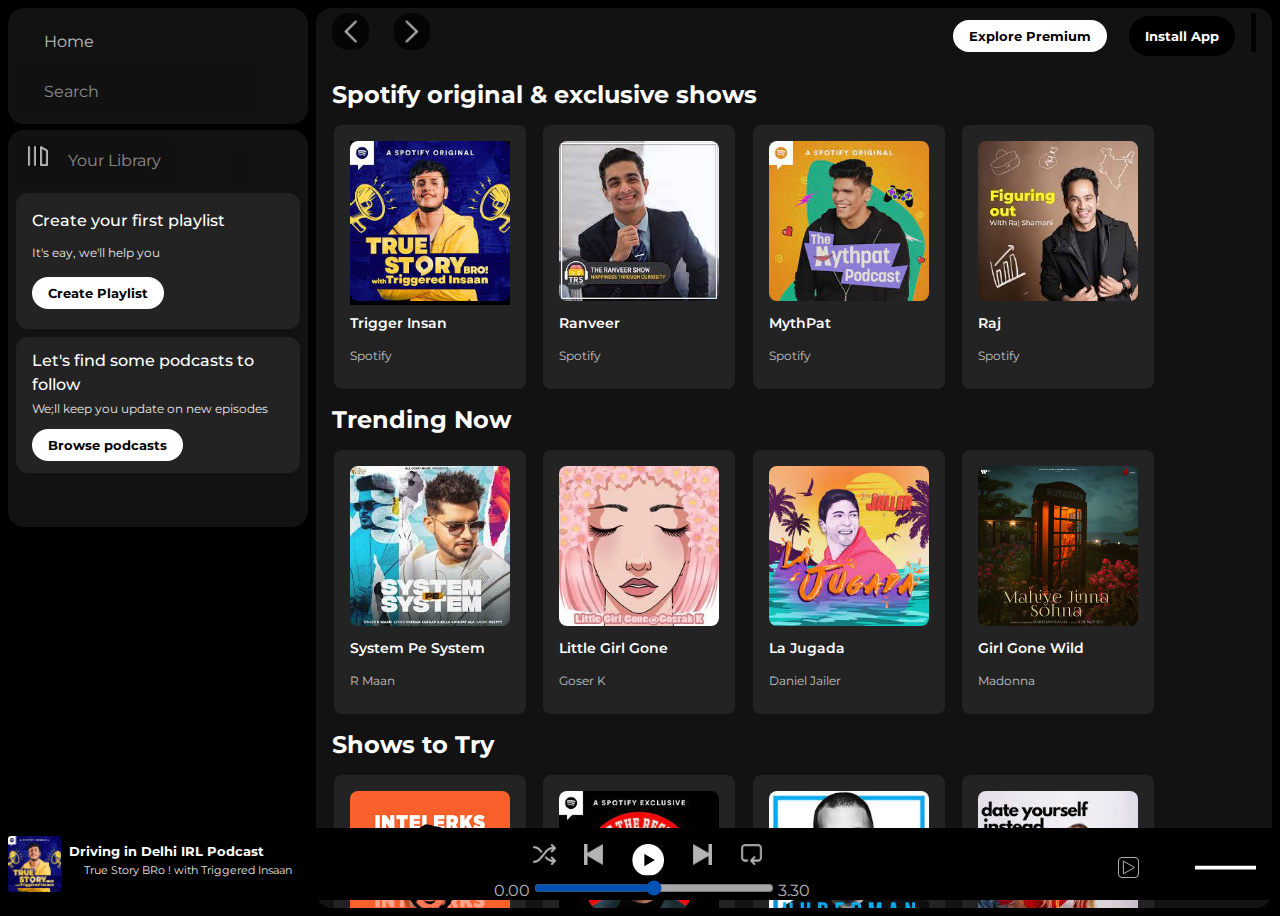
<file: index.html>
<!DOCTYPE html>
<html lang="en">
  <head>
    <meta charset="UTF-8" />
    <meta name="viewport" content="width=device-width, initial-scale=1.0" />
    <link rel="stylesheet" href="style.css" />
    <title>Spotify - Web Player : Music for everyone</title>

    <link rel="preconnect" href="https://fonts.googleapis.com" />
    <link rel="preconnect" href="https://fonts.gstatic.com" crossorigin />
    <link
      href="https://fonts.googleapis.com/css2?family=Montserrat:wght@300;400;500;600;700&display=swap"
      rel="stylesheet"
    />

    <link
      rel="stylesheet"
      href="https://cdnjs.cloudflare.com/ajax/libs/font-awesome/6.4.2/css/all.min.css"
      integrity="sha512-z3gLpd7yknf1YoNbCzqRKc4qyor8gaKU1qmn+CShxbuBusANI9QpRohGBreCFkKxLhei6S9CQXFEbbKuqLg0DA=="
      crossorigin="anonymous"
      referrerpolicy="no-referrer"
    />

    <link rel="icon"
    href="./image/logo.png" type="image/x-icon" />
    


  </head>
  <body>
    <div class="main">
      <aside>
        <div class="sidebar">
          <div class="nav">
            <div class="nav-option" style="opacity: 1">
            <i class="fa-solid fa-house" style="color: #ffffff"></i>
            <a href="index.html">Home</a>
          </div>
          <div class="nav-option">
            <i class="fa-solid fa-magnifying-glass" style="color: #ffffff"></i>
            <a href="#">Search</a>
          </div>
        </div>

        <div class="library">
          <div class="head-library">
            <div class="option nav-option">
                <img src="./image/library_icon.png" alt="" class="library_icon" />
                <a href="#">Your Library</a>
            </div>
            <div class="icon">
                <i class="fa-solid fa-plus" style="color: #eaeaeb"></i>
                <i class="fa-solid fa-arrow-right" style="color: #ffffff"></i>
            </div>
          </div>
          <div class="lib-box">
            <div class="playlist">
              <h3>Create your first playlist</h3>
              <p>It's eay, we'll help you</p>
              <button type="button" class="badge">Create Playlist</button>
            </div>

            <div class="browse">
              <h3>Let's find some podcasts to follow</h3>
              <p>We;ll keep you update on new episodes</p>
              <button type="button" class="badge">Browse podcasts</button>
            </div>
          </div>

        </div>
      </aside>

      <!-- main content  -->
      <div class="main-content">
        <nav>
            <div class="arrow">
              <img src="./image/backward_icon.png" alt="" />
              <img src="./image/forward_icon.png" alt="" class="hide" />
            </div>
            <div class="nav-icon">
              <button class="badge">Explore Premium</button>
              <button class="install">
              <i class="fa-regular fa-circle-down" style="color: #ffffff"></i>
              Install App
              </button>
              <!-- <div class="people"> -->

                <i class="fa-regular fa-user" style="color: #ffffff" ></i>
              <!-- </div> -->
            </div>
        </nav>

        <div class="cards">
            <h2>Spotify original & exclusive shows</h2>
            <div class="card-container">
                <div class="card">
                  <div class="over">
                      <img src="./image/trigger.jpeg" alt="" />
                      <!-- <i class="fa-solid fa-circle-play" style="color: #0ced84;" class="play"></i> -->
                    </div>
                    <h6>Trigger Insan</h6>
                    <p>Spotify</p>
                </div>
                <div class="card">
                    <img src="./image/ranveer.jpeg" alt="" />
                    <!-- <i class="fa-solid fa-circle-play" style="color: #0ced84;" class="play"></i> -->
                    <h6>Ranveer</h6>
                    <p>Spotify</p>
                </div>
                <div class="card">
                    <img src="./image/mythpat.jpeg" alt="" />
                    <!-- <i class="fa-solid fa-circle-play" style="color: #0ced84;" class="play"></i> -->
                    <h6>MythPat</h6>
                    <p>Spotify</p>
                </div>
                <div class="card">
                    <img src="./image/raj.jpeg" alt="" />
                    <!-- <i class="fa-solid fa-circle-play" style="color: #0ced84;" class="play"></i> -->
                    <h6>Raj</h6>
                    <p>Spotify</p>
                </div>
            </div>
        </div>

        <div class="cards">
            <h2>Trending Now</h2>
            <div class="card-container">
                <div class="card">
                    <img src="./image/system.jpeg" alt="" />
                    <!-- <i class="fa-solid fa-circle-play" style="color: #0ced84;" class="play"></i> -->
                    <h6>System Pe System</h6>
                    <p>R Maan</p>
                </div>
               <div class="card">
                   <img src="./image/girl.jpeg" alt="" />
                   <!-- <i class="fa-solid fa-circle-play" style="color: #0ced84;" class="play"></i> -->
                    <h6>Little Girl Gone</h6>
                    <p>Goser K</p>
                </div>
                <div class="card">
                    <img src="./image/jugad.jpeg" alt="" />
                    <!-- <i class="fa-solid fa-circle-play" style="color: #0ced84;" class="play"></i> -->
                    <h6>La Jugada</h6>
                    <p>Daniel Jailer</p>
                </div>
                <div class="card">
                    <img src="./image/card2img.jpeg" alt="" />
                    <!-- <i class="fa-solid fa-circle-play" style="color: #0ced84;" class="play"></i> -->
                    <h6>Girl Gone Wild</h6>
                    <p>Madonna</p>
                </div>
            </div>
        </div>

        <div class="cards">
            <h2>Shows to Try</h2>
            <div class="card-container">
                <div class="card">
                    <img src="./image/inter.png" alt="" />
                    <!-- <i class="fa-solid fa-circle-play" style="color: #0ced84;" class="play"></i> -->
                    <h6>Intelerks Podcast</h6>
                    <p>Intelerks Podcast</p>
                </div>
               <div class="card">
                   <img src="./image/off.jpeg" alt="" />
                   <!-- <i class="fa-solid fa-circle-play" style="color: #0ced84;" class="play"></i> -->
                    <h6>Off the Record with..</h6>
                    <p>DJ Akadermiks</p>
                </div>
                <div class="card">
                    <img src="./image/man.jpeg" alt="" />
                    <!-- <i class="fa-solid fa-circle-play" style="color: #0ced84;" class="play"></i> -->
                    <h6>Huberman Lab</h6>
                    <p>Scicomm Media</p>
                </div>
                <div class="card">
                    <img src="./image/date.jpeg" alt="" />
                    <!-- <i class="fa-solid fa-circle-play" style="color: #0ced84;" class="play"></i> -->
                    <h6>Date Yourself In..</h6>
                    <p>Lyss Boss</p>
                </div>
            </div>
        </div>


        <div class="cards">
            <h2>Spotify Top Songs</h2>
            <div class="card-container">
                <div class="card">
                    <img src="./image/img1.jpg" alt="" />
                    <!-- <i class="fa-solid fa-circle-play" style="color: #0ced84;" class="play"></i> -->
                    <h6>Top 50 Global</h6>
                    <p>Spotify</p>
                </div>
                <div class="card">
                    <img src="./image/card5img.jpeg" alt="" />
                    <!-- <i class="fa-solid fa-circle-play" style="color: #0ced84;" class="play"></i> -->
                    <h6>Top Songs Global</h6>
                    <p>Spotify</p>
                </div>
                <div class="card">
                    <img src="./image/card6img.jpeg" alt="" />
                    <!-- <i class="fa-solid fa-circle-play" style="color: #0ced84;" class="play"></i> -->
                    <h6>Top Songs India</h6>
                    <p>Spotify</p>
                </div>
                <div class="card">
                    <img src="./image/card7img.jpeg" alt="" />
                    <!-- <i class="fa-solid fa-circle-play" style="color: #0ced84;" class="play"></i> -->
                    <h6>Top 50 India</h6>
                    <p>Spotify</p>
                </div>
            </div>
        </div>

        
        <div class="cards">
            <h2>Try Something Else</h2>
            <div class="card-container">
                <div class="card">
                    <img src="./image/niti.jpeg" alt="" />
                    <!-- <i class="fa-solid fa-circle-play" style="color: #0ced84;" class="play"></i> -->
                    <h6>Chanakya Niti</h6>
                    <p>Kiran Chavda</p>
                </div>
               <div class="card">
                   <img src="./image/card3img.jpeg" alt="" />
                   <!-- <i class="fa-solid fa-circle-play" style="color: #0ced84;" class="play"></i> -->
                    <h6>Mere Paas Tum Ho</h6>
                    <p>Silent Ocean</p>
                </div>
                <div class="card">
                    <img src="./image/card4img.jpeg" alt="" />
                    <!-- <i class="fa-solid fa-circle-play" style="color: #0ced84;" class="play"></i> -->
                    <h6>Naa Ready</h6>
                    <p>Anirudh Ravichandar</p>
                </div>
                <div class="card">
                    <img src="./image/card2img.jpeg" alt="" />
                    <!-- <i class="fa-solid fa-circle-play" style="color: #0ced84;" class="play"></i> -->
                    <h6>Mahiye Jinna Sohna</h6>
                    <p>Darshan Raval</p>
                </div>
            </div>
        </div>
        
        <div class="link">
          <!-- <div class="link-content"> -->
            
            <div class="link1">
              <h5>Company</h5>
              <a href="#">About</a>
              <a href="#">Jobs</a>
              <a href="#">For the Record</a>
            </div>
          </div>
          <div class="link2">
            <h5>Communities</h5>
            <a href="#">For Artists</a>
            <a href="#">Advertising</a>
            <a href="#">Developer</a>
            <a href="#">Investors</a>
            <a href="#">Vendors</a>
          </div>
          <div class="link3">
            <h5>Useful links</h5>
            <a href="#">Support</a>
            <a href="#">Free Mobile App</a>
          </div>
          <!-- 
            <div class="social-icon">
              <i class="fa-brands fa-instagram" style="color: #ffffff"></i>
              <i class="fa-brands fa-twitter" style="color: #ffffff"></i>
              <i class="fa-brands fa-facebook" style="color: #ffffff"></i>
            </div>
          -->
          <hr />
          <footer>
            <div class="footer" >
              <a href="#" class="Legal">Legal</a>
              <a href="#">PrivacyCenter</a>
              <a href="#">Privacy Policy</a>
              <a href="#">Cookies</a>
              <a href="#">About Ads</a>
              <a href="#">Accessability</a>
              <p>2023 Spotify AB</p>
            </div>
          </footer>
        </div>
      </div>
      <div class="music-player">
        <div class="album">
            <img src="./image/trigger.jpeg" alt="">
            <h6>Driving in Delhi IRL Podcast</h6>
            <p>True Story BRo ! with Triggered Insaan</p>
            <i class="fa-regular fa-heart" style="color: #ffffff;"></i>
        </div>
        <div class="player">
          <div class="playericon">
            <img src="./image/player_icon1.png" alt="" />
            <img src="./image/player_icon2.png" alt="" />
            <img src="./image/player_icon3.png" alt="" class="circle"/>
            <img src="./image/player_icon4.png" alt="" />
            <img src="./image/player_icon5.png" alt="" />
          </div>
          <div class="progress-bar">
            <span class="current">0.00</span>
            <input type="range" min="0" max="100" step="1">
            <span class="fixed">3.30</span>
          </div>
        </div>
        <div class="control">
          <img src="./image/play-button.svg" alt="" class="pause">
          <i class="fa-solid fa-bars" style="color: #fafcff;"></i>
          <i class="fa-solid fa-computer" style="color: #fafafa;"></i>
          <i class="fa-solid fa-volume-high" style="color: #f9fafb;"></i>
          <img src="./image/line.svg" alt="" class="vol-line">
          <!-- <input type="range" name="" id="" class="hidden"> -->
        </div>

      </div>
    </div>
  </body>
</html>
</file>
<file: style.css>
*{
    font-family: 'Montserrat', sans-serif;
    margin: 0;
    background-color: #000;
    color: #fff;
    overflow: hidden;
}
.main{
    display: flex;
    height: 100vh;
    padding: 0.5rem;
}
aside{
     background-color: #000;
     height: 100%;
 } 
 .sidebar{
    width: 300px;
    margin-right: 0.5rem;
    border-radius: 0.3rem; /*1rem = 16px*/
}
.nav{
    background-color: #121212;
    display: flex;
    flex-direction: column;
    justify-content: center;
    height: 100px;
    padding: 0.5rem  0.5rem;
    border-radius: 1rem;
}
.nav-option{
    background-color: #121212;
    line-height: 2rem;
    opacity: 0.7;
    padding: 0.5rem 0.75rem;
    
}
.nav-option i {
    background-color: #121212;
    font-size: 1.25rem;
}
.nav-option a {
    background-color: #121212;
    font-size: 1rem;
    margin-left: 1rem;
}
.nav-option:hover{
    opacity: 1;
}
.library{
    display: flex;
    flex-direction: column;
    border-radius: 1rem;
    height: 24rem;
    margin-top: 0.4rem;
    padding: 0.4rem 0.5rem;
    background-color: #121212;
}
.head-library{
    display: flex;
    background-color: #121212;
}
.lib-box{
    background-color: #121212;
}
.icon{
    font-size: 1.25rem;
    opacity: 0.7;
    margin-left: 3.8rem;
    margin-top: 0.7rem;
    display: flex;
    background-color: #121212;
    gap: 1rem;
}
.icon:hover{
    opacity: 1;
    margin-right: 1rem;
}
.option img{
    height: 1.25rem;
    width: 1.25rem;
}
.playlist ,.browse{
    height: 7rem;
    background-color: #232323;
    border-radius: 0.75rem;
    margin: 0.5rem 0 0.5rem 0;
    padding: 0.75rem 1rem;
    line-height: 2rem;
}
.playlist .browse , h3 {
    font-size: 1rem;
    font-weight: 500;
    background-color: #232323;
}
.playlist .browse , p {
    font-size: 0.75rem;
    opacity: 0.9;
    background-color: #232323;
}

.browse{
    height: 7rem;
    line-height: 1.5rem;
}
 .badge{
    border: none;
    background-color: #fff;
    color: #000;
    font-weight: 700;
    border-radius: 100px;
    padding: 0.25rem 1rem;
    margin-top: 0.5rem;
    height: 2rem;
    width: fit-content;
}
.badge:hover{
    box-shadow: ;
    /* transform: scale(1); */
}
.install{
    height: 2.5rem;
    width: fit-content;  
    border: none;
    font-weight: 700;
    border-radius: 100px;
    padding: 0.25rem 1rem;
    margin-top: 0.5rem;
}  
.main-content{
    flex: 1;
    overflow: auto;
    background-color: #121212;
    border-radius: 1rem; /*1rem = 16px*/
}
nav{
    position: sticky;
    height: 3.5rem;
    background-color: #121212;
    top: 0;
    display: flex;
    justify-content: space-between;
    flex-direction: row;
}
.arrow  {
    background-color: #121212;
}
.nav-icon{
    font-size: 1.5rem;
    background-color: #121212;
}
nav img {
    font-size: 1.5rem;
    padding: 0.3rem;
    margin: 0.3rem;
    margin-left: 1rem;
    border-radius: 1rem;
    height: 1.7rem;
    opacity: 0.7;
}
nav button{
    margin-right: 1rem;
}
nav i {
    border-radius: 1rem;
    background-color: #000;
}
.fa-user{
    font-size: 1.5rem;
    margin-right: 1rem;
    padding: 0.3rem;
    padding-left: 0;
}
.cards{
    background-color: #121212;
}
.card-container{
    display: flex;
    flex-wrap: wrap;
    height: 16.5rem;
    background-color: #121212;
}
.card{
    width: 10rem;
    padding: 1rem;
    margin-left: 1.1rem;
    background-color: #232323;
    border-radius: 0.5rem;
}
.card img{
    height: 10rem;
    border-radius: 0.5rem;
}
.card  h6 {
    font-size: 0.9rem;
    font-weight: 600;
    background-color: #232323;
    line-height: 1rem;
    margin: 0.6rem;
    margin-left: 0;
    width: 100%;
}

.card p{
    background-color: #232323;
    font-size:0.8 ;
    opacity: 0.7;
    padding-top: 0.5rem;
}

.cards h2 {
    padding: 1rem;
}

.music-player{
    position: fixed;
    bottom: 0px;
    width: 100%;
    height: 72px;
    background-color: black;
    display: flex;
    justify-content: space-between;
}
.album{
    display: flex;
    width: 30%;
}
.album h6{
    font-size: 0.8rem;
    /* padding: 0.3rem; */
    margin-top: 1rem;
    width: 22rem;
}
.album p {
    /* display: inline-block; */
    font-size: 0.7rem;
    font-weight: 400;
    background-color: #000;
    margin-top: 2.2rem;
    margin-left:-13.5rem;
    width: 25rem;

}
.album img{
    height: 3.5rem;
    width: 5rem;
    border-radius: 0.2rem;
    /* align-items: center; */
    /* padding: 0.5rem; */
    background-color: #121212;
    margin: 0.5rem;
}
.album i{
    background-color: #000;
    margin-top: 0.8rem;
    padding: 0.5rem;
}
.player{
    display: flex;
    width: 50%;
    align-items: center;
    justify-content: center;
    /* margin-left: 1rem; */

}
.playericon{
    /* margin-top: 1rem; */
    display: flex;
}
.player img {
    display: flex;
    opacity: 0.7;
    height: 1.3rem;
    /* padding:0.3rem; */
    padding-left:0.9rem ;
    padding-right: 0.9rem;
    padding-bottom: 0.5rem;
    justify-content: space-evenly;
    align-items: center;
    padding-top: 0;
    margin-top: 0;
}
.player input{
    margin-left: -rem;
    width: 15rem;
}
.progress-bar{
    margin-top: 3.2rem;
    padding: 0.3rem;
    margin-left: -18rem;
    opacity: 0.7;
}
.progress-bar:hover{
    opacity: 1;
}
.player img:hover{
    opacity: 1;
}
.player .circle{
    height: 2rem;
    opacity: 1;
}
.control{
    width: 25%;
    display: flex;
    justify-content: end;
    margin-right: 0.5rem;
}
.control i{
    opacity: 0.7;
    background-color: #000;
    /* size: 1rem; */
    margin-top: 1.5rem;
    padding: 0.5rem;
}
.control i:hover{
    opacity: 1;
}
.pause{
    margin-top: 1.8rem;
    padding-right: 0.5rem;
    opacity: 0.7;
    height: 1.3rem;
}
.vol-line{
    margin-right: 1rem;
    margin-top: 0.7rem;
}
.hidden{
    /* display: none; */
    width: 6rem;
    /* height: 1rem; */
}

a{
    text-decoration: none;
    color: #fff;
    background-color: #121212;
}
h2 , h4 , h5 , i{
    background-color: #121212;
}
h2:hover{
    text-decoration: underline;
}
footer{
    background-color: #121212;
}
.footer{
    background-color: #121212;
    display: flex;
    gap: 1rem;
    opacity: 0.7;
    padding: 0.5rem;
    margin-top: 1.5rem;
    margin-left: 1rem;
    margin-bottom: 2rem;
    height: 5rem;
}
.footer:hover{
    opacity: 1;
}
.footer p{
    /* margin-right: 2rem; */
    margin-left: 10rem;
    font-size: 0.8rem;
    margin-top: 0.3rem;
    background-color: #121212;
}
hr{
    opacity: 0.7;
}
.play{
    /* background-color: greenyellow; */
    size: 3rem;
    display: flex;
}
.link{
    display: flex;
    /* grid-template-rows: 1fr 1fr 1fr; */
    flex-direction: column;
    /* flex-wrap: wrap; */
    background-color: #121212;
    height: 10rem;
    /* width: 100%; */
}
.link a {
    background-color: #121212;
    opacity: 0.7;
    font-size: 0.9rem;
    line-height: 1.5rem;
}
.link h5 {
    font-size: 1.3rem;
    padding-bottom: 0.3rem;
}
.link1{
    background-color: #121212;
    display: flex;
    flex-direction: column;
    /* padding: 0.5rem; */
    padding-left: 1rem;
    margin: 0.5rem;
    margin-top: 2rem;
    width: 30%;
}
.link2{
    background-color: #121212;
    display: flex;
    flex-direction: column;
    /* padding: 0.5rem; */
    padding-left: 1rem;
    margin: 0.5rem;
    /* margin-top: 0.5rem; */
    width: 30%;
    height: rem;
}
.link3{
    background-color: #121212;
    display: flex;
    flex-direction: column;
    padding: 0.5rem;
    padding-left: 1rem;
    margin: 0.5rem;
    /* margin-top: 1rem; */
    width: 30%;

}
.link1 , .link2  , a {
    background-color: #121212;
    opacity: 0.7;
    font-size: 0.9rem;
    line-height: 1.5rem;
}
.link1 , .link2  , .link3 h5 {
    font-size: 1.3rem;
    padding-bottom: 0.3rem;
    opacity: 1;
}
.link a:hover {
    opacity: 1;
    text-decoration: underline;
}
.social-icon {
    background-color: #121212;
    display: flex;
    width: fit-content;
    padding: 0.7rem;
    font-size: 1.5rem;
    /* margin: 0.7rem; */
    justify-content: space-evenly;
    align-items: end;
    margin-left: 27rem;
    margin-top: 1rem;
    
}

@media (max-width:1000px) {
    .hide{
        display: none;
    }
}
@media (max-width:900px) 
{
     aside{
        display: none;
    }
    .badge{
        display: none;
    }
    .install{
        display: none;
    }
    .album{
        display: none;
    }
    .player{
        width: 100%;
    }
    .control{
        display: none;
    }
    .playericon{
        align-items: center;
    }
}
</file>
